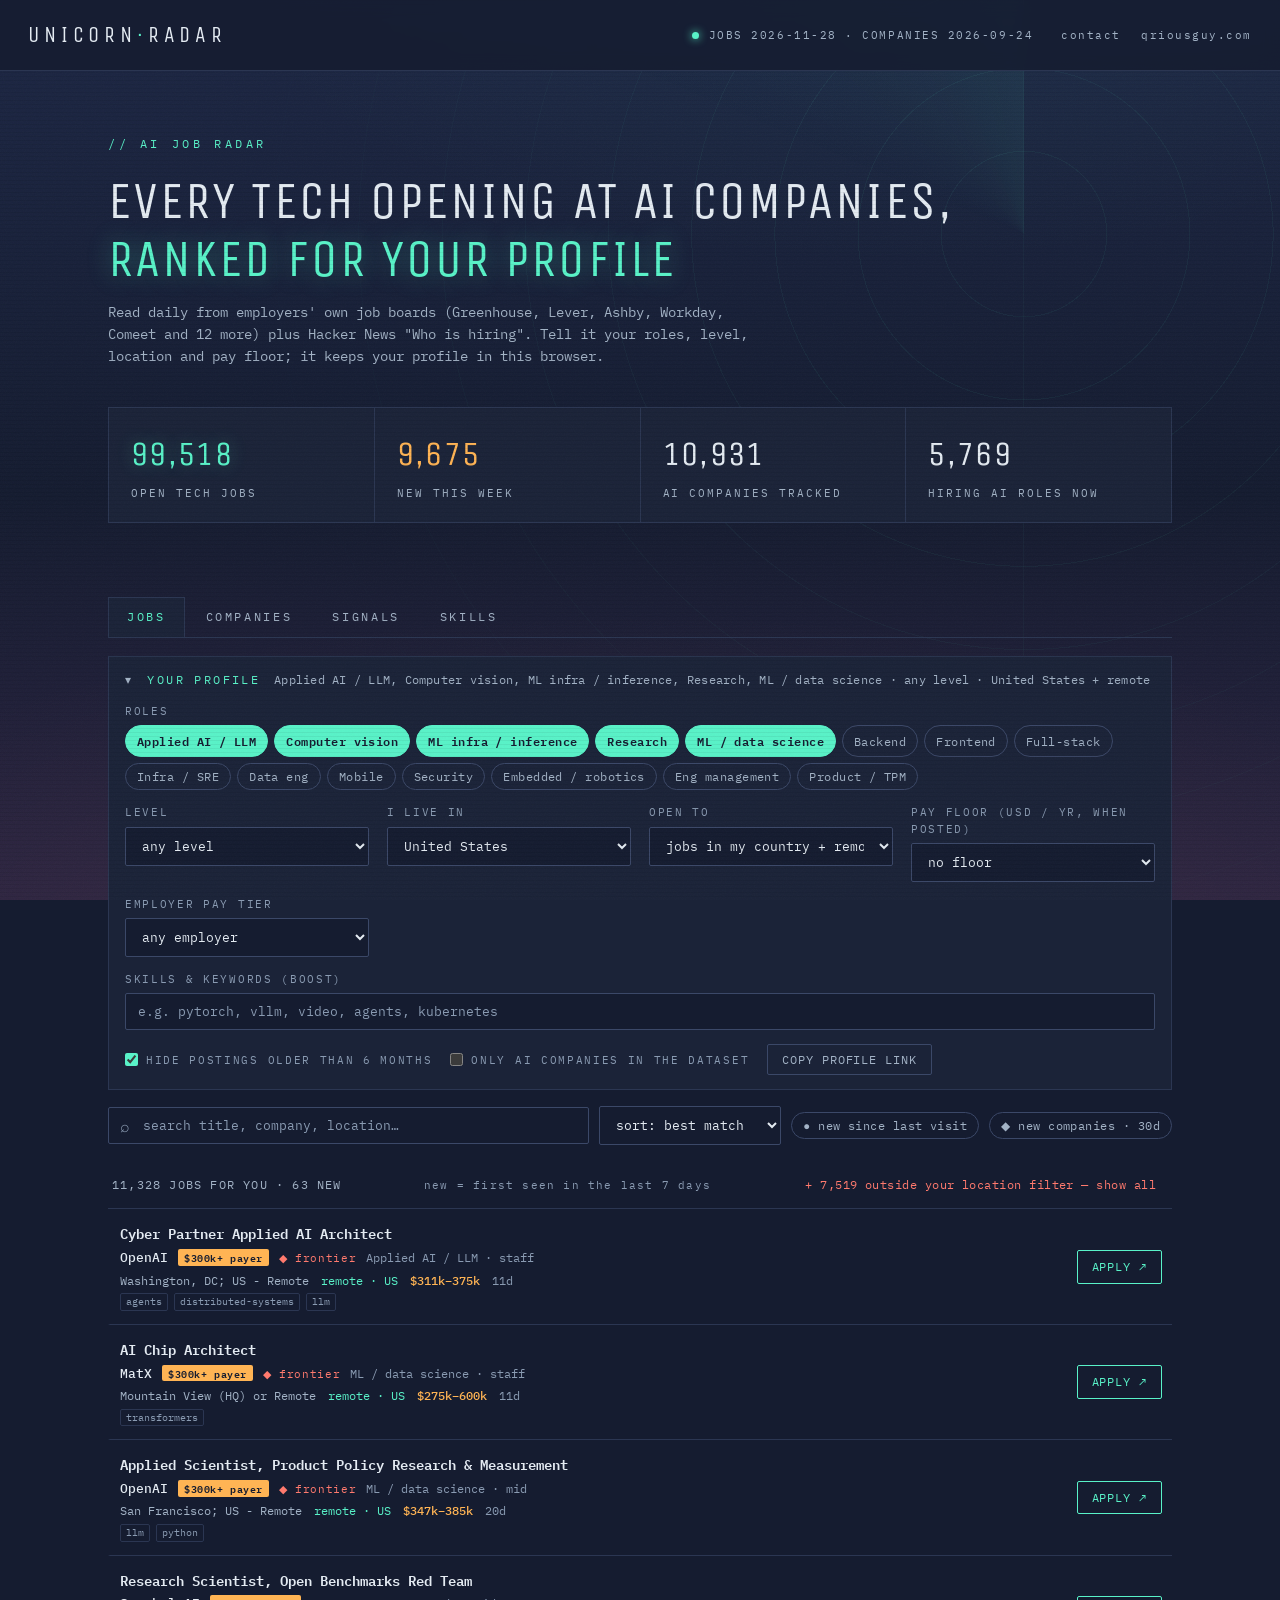
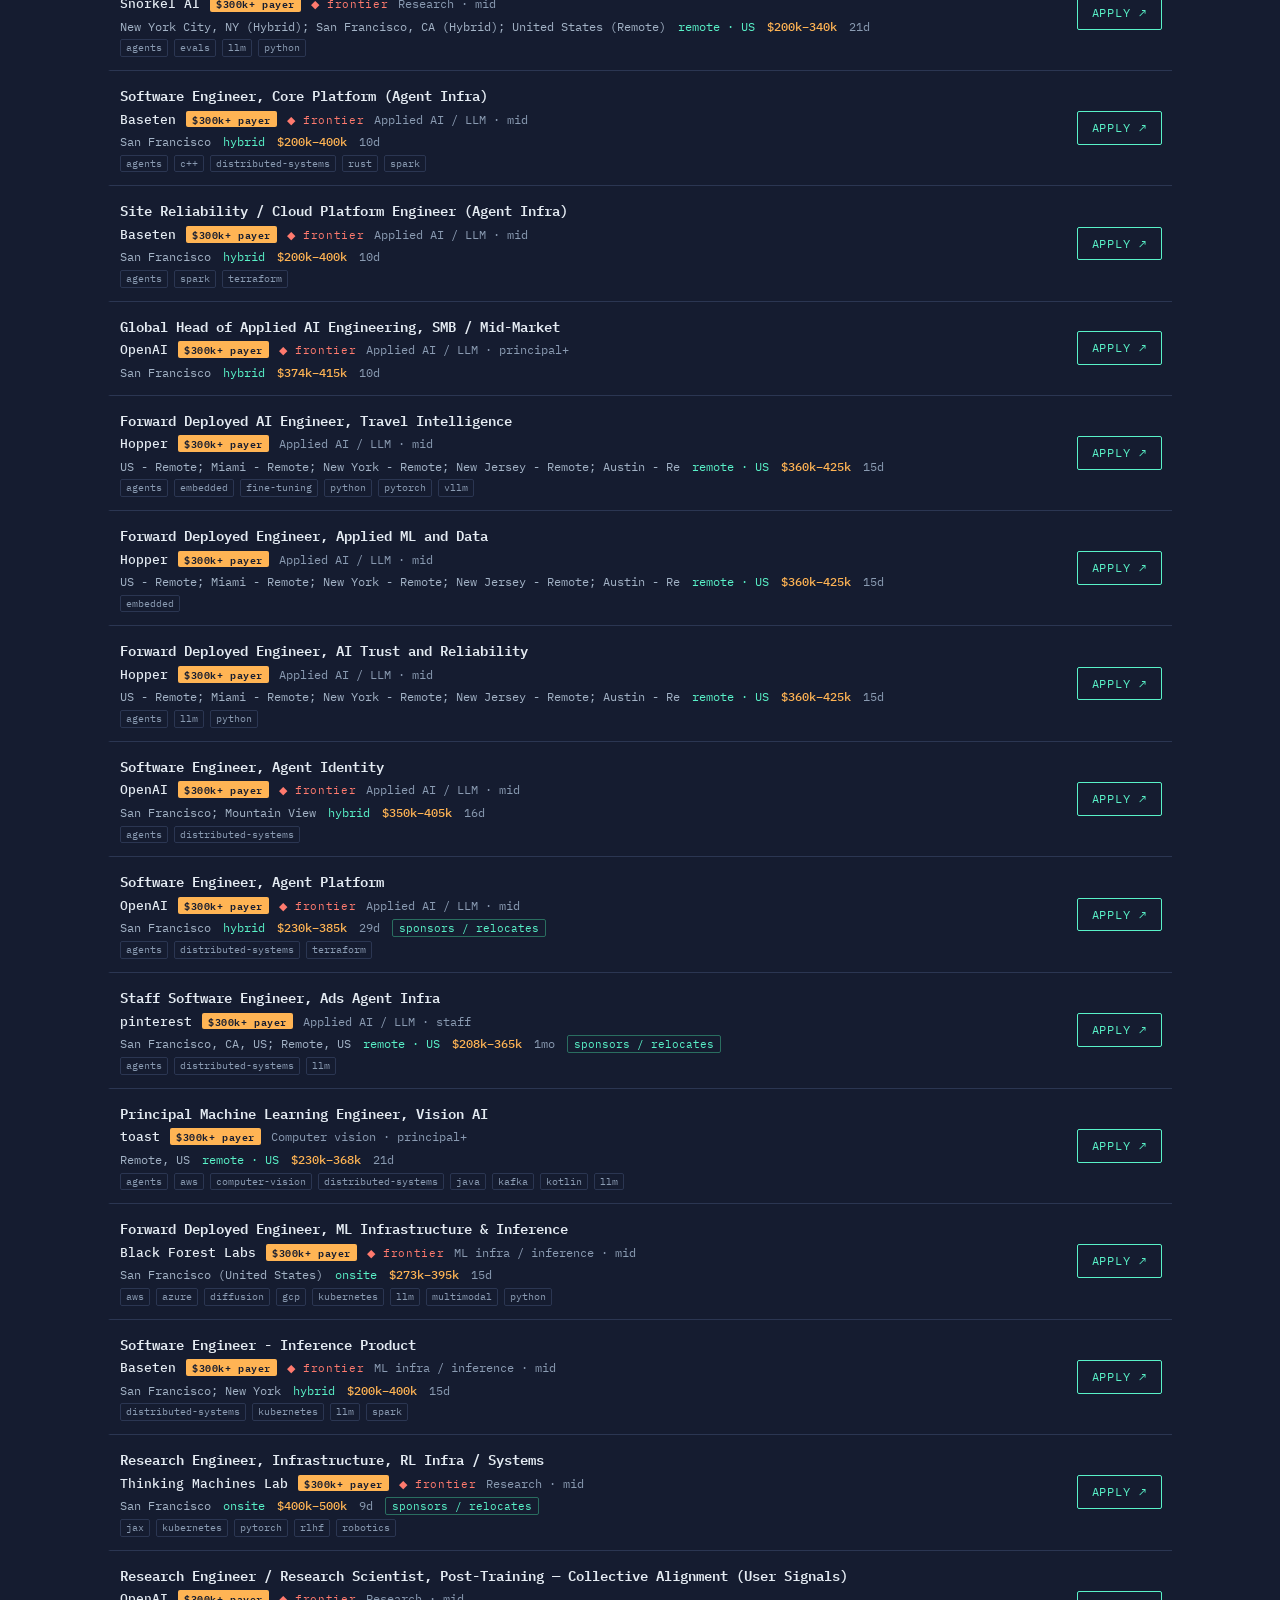
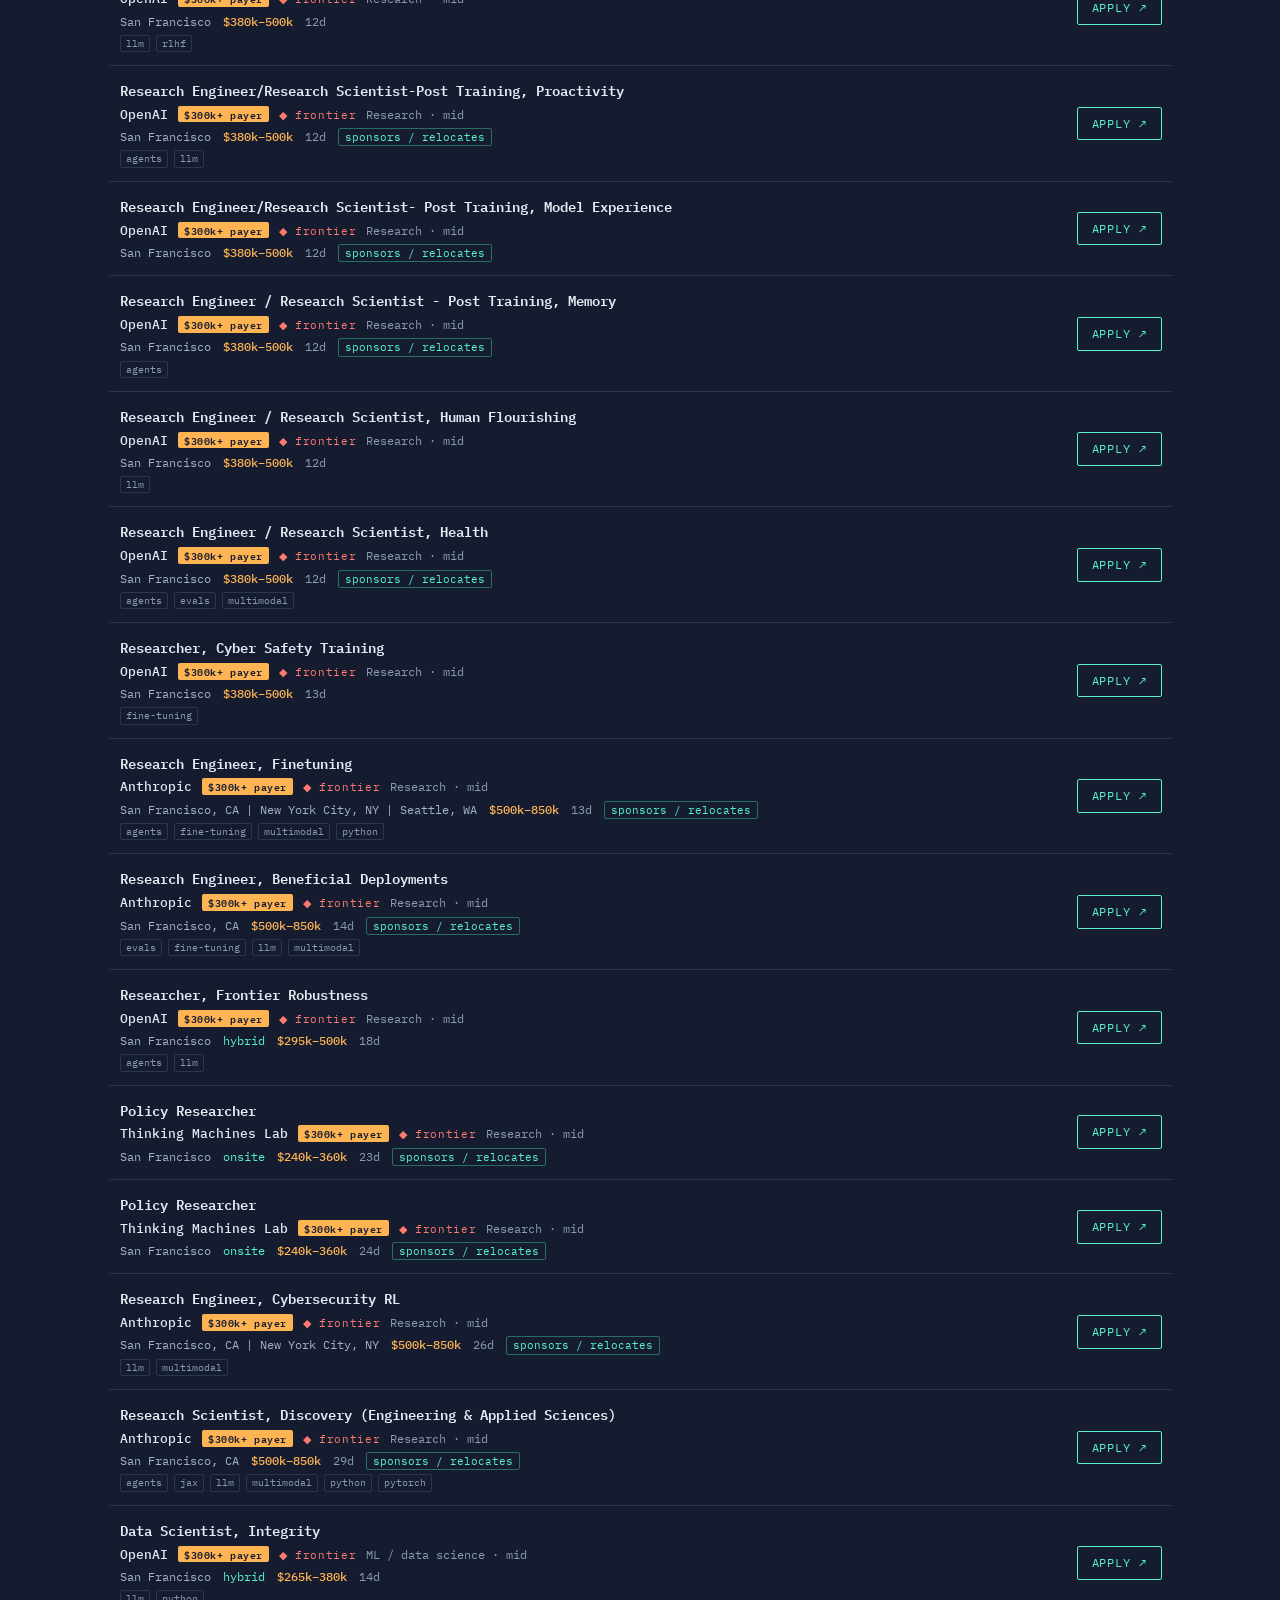
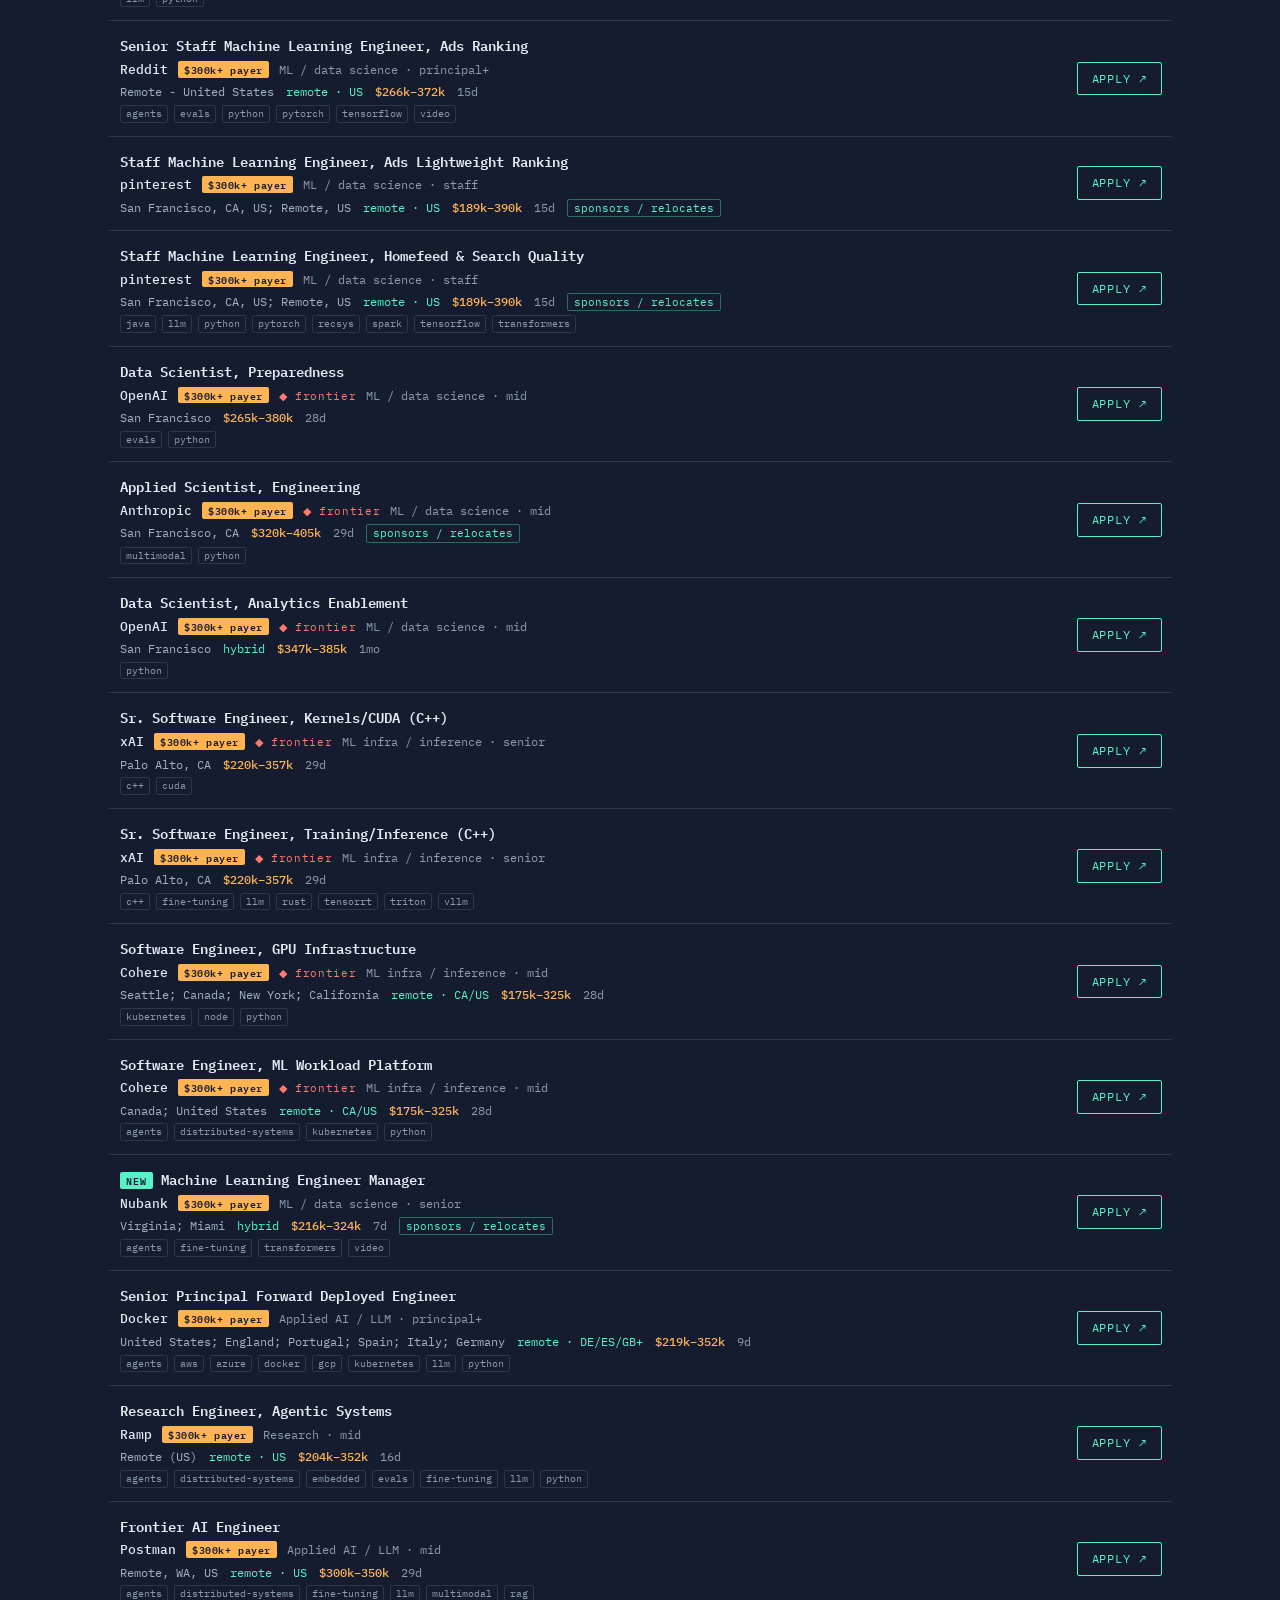
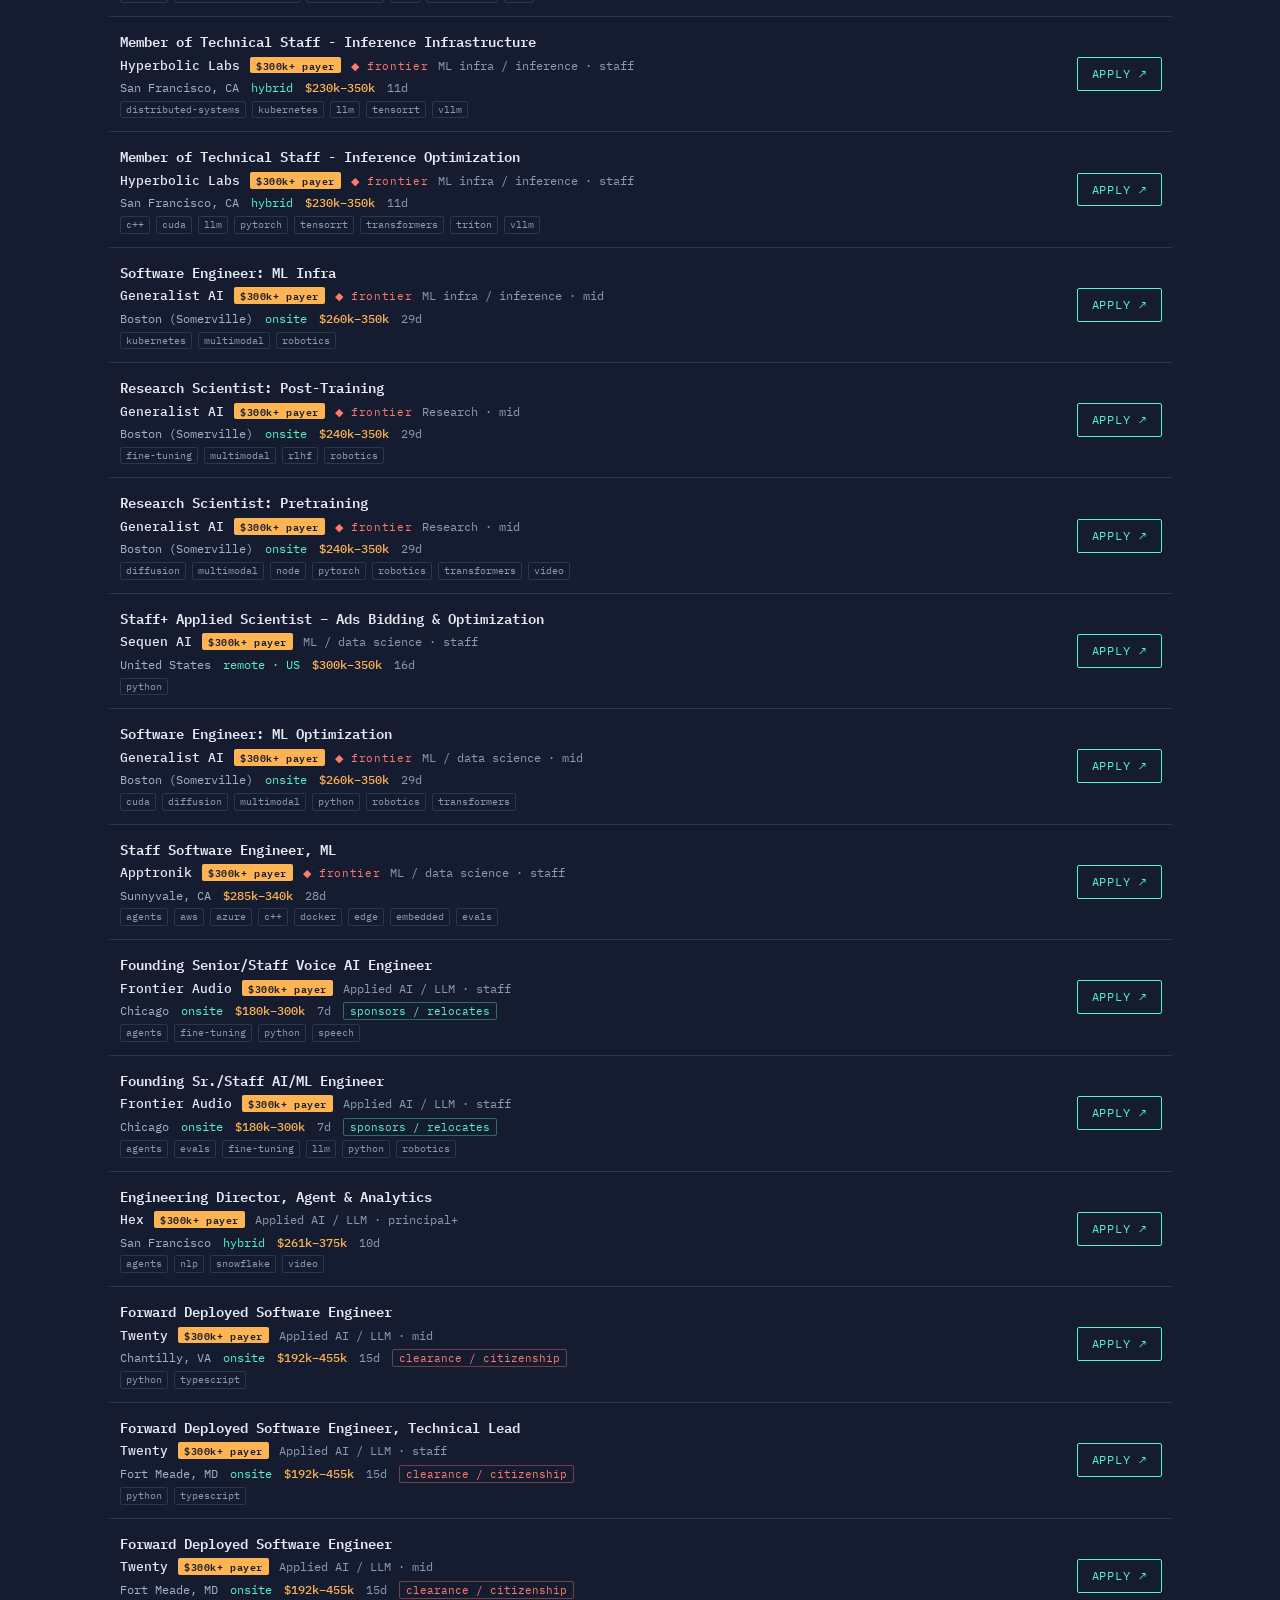
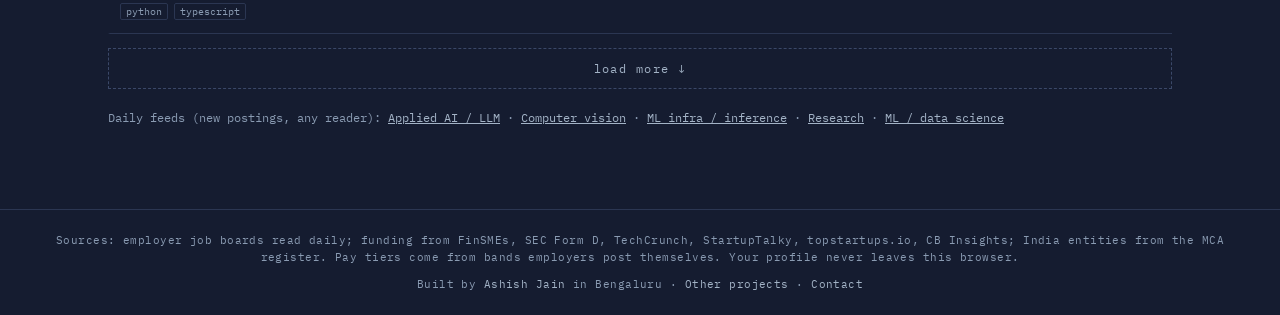
<file: index.html>
<!DOCTYPE html>
<html lang="en">
<head>
<meta charset="UTF-8">
<meta name="viewport" content="width=device-width, initial-scale=1.0">
<title>UNICORN·RADAR — live tech jobs at AI companies, ranked for you</title>
<link rel="preconnect" href="https://fonts.googleapis.com">
<link rel="preconnect" href="https://fonts.gstatic.com" crossorigin>
<link href="https://fonts.googleapis.com/css2?family=Unica+One&family=IBM+Plex+Mono:ital,wght@0,300;0,400;0,500;0,600;1,400&display=swap" rel="stylesheet">
<link rel="stylesheet" href="style.css?v=32821d4">
<link rel="alternate" type="application/atom+xml" title="New AI engineering jobs" href="feeds/ai-applied.xml">
<!-- Google Analytics (GA4) -->
<script async src="https://www.googletagmanager.com/gtag/js?id=G-VEELEGZECG"></script>
<script>
  window.dataLayer = window.dataLayer || [];
  function gtag(){dataLayer.push(arguments);}
  gtag('js', new Date());
  gtag('config', 'G-VEELEGZECG');
</script>
</head>
<body>
<div class="grain" aria-hidden="true"></div>
<div class="scanline" aria-hidden="true"></div>
<div class="radar" aria-hidden="true"><div class="radar-field"></div></div>

<header class="topbar">
  <div class="wordmark">UNICORN<span class="tick">·</span>RADAR</div>
  <div class="topbar-meta">
    <span class="pulse-dot" aria-hidden="true"></span>
    <span id="snapshot-stamp">SNAPSHOT —</span>
  </div>
  <nav class="topnav" aria-label="Site">
    <a href="contact/">contact</a><a href="https://qriousguy.com/">qriousguy.com</a>
  </nav>
</header>

<main>
  <section class="hero">
    <p class="hero-kicker">// AI JOB RADAR</p>
    <h1 class="hero-title">Every tech opening at AI companies,<br><em>ranked for your profile</em></h1>
    <p class="hero-sub">Read daily from employers' own job boards (Greenhouse, Lever, Ashby, Workday, Comeet and 12 more) plus
    Hacker News "Who is hiring". Tell it your roles, level, location and pay floor; it keeps your profile in this browser.</p>

    <div class="stats" id="stats">
      <div class="stat" style="--i:0"><div class="stat-num accent" data-stat="jobs">0</div><div class="stat-label">open tech jobs</div></div>
      <div class="stat" style="--i:1"><div class="stat-num amber" data-stat="jobs_new_7d">0</div><div class="stat-label">new this week</div></div>
      <div class="stat" style="--i:2"><div class="stat-num" data-stat="total">0</div><div class="stat-label">AI companies tracked</div></div>
      <div class="stat" style="--i:3"><div class="stat-num" data-stat="hiring_ai">0</div><div class="stat-label">hiring AI roles now</div></div>
    </div>
  </section>

  <nav class="tabs" role="tablist" aria-label="views">
    <a href="#jobs" class="tab" role="tab" data-view="jobs">JOBS</a>
    <a href="#companies" class="tab" role="tab" data-view="companies">COMPANIES</a>
    <a href="#signals" class="tab" role="tab" data-view="signals">SIGNALS</a>
    <a href="#skills" class="tab" role="tab" data-view="skills">SKILLS</a>
  </nav>

  <!-- ── JOBS ─────────────────────────────────────────────────────────── -->
  <section class="view" id="view-jobs" hidden>
    <details class="deck profile" id="profile" open>
      <summary><span>YOUR PROFILE</span><span class="profile-sum" id="profile-sum"></span></summary>
      <div class="pf-grid">
        <div class="pf-field pf-wide">
          <label>Roles</label>
          <div class="chip-group" id="pf-families"></div>
        </div>
        <div class="pf-field">
          <label for="pf-level">Level</label>
          <select id="pf-level">
            <option value="0">any level</option>
            <option value="2">mid and up</option>
            <option value="3">senior and up</option>
            <option value="4">staff and up</option>
            <option value="5">principal / director and up</option>
          </select>
        </div>
        <div class="pf-field">
          <label for="pf-home">I live in</label>
          <select id="pf-home"></select>
        </div>
        <div class="pf-field">
          <label for="pf-where">Open to</label>
          <select id="pf-where">
            <option value="home">jobs in my country + remote</option>
            <option value="relocate">relocating abroad (needs sponsorship)</option>
            <option value="remote">remote only</option>
            <option value="anywhere">anywhere, no filter</option>
          </select>
        </div>
        <div class="pf-field">
          <label for="pf-pay">Pay floor (USD / yr, when posted)</label>
          <select id="pf-pay">
            <option value="0">no floor</option>
            <option value="100000">$100k+</option>
            <option value="150000">$150k+</option>
            <option value="200000">$200k+</option>
            <option value="250000">$250k+</option>
            <option value="300000">$300k+</option>
          </select>
        </div>
        <div class="pf-field">
          <label for="pf-tier">Employer pay tier</label>
          <select id="pf-tier">
            <option value="">any employer</option>
            <option value="mid">pays $150k+ (posted bands)</option>
            <option value="high">pays $220k+</option>
            <option value="top">pays $300k+</option>
          </select>
        </div>
        <div class="pf-field pf-wide">
          <label for="pf-skills">Skills &amp; keywords (boost)</label>
          <input id="pf-skills" type="text" placeholder="e.g. pytorch, vllm, video, agents, kubernetes" autocomplete="off">
        </div>
        <div class="pf-field pf-wide pf-checks">
          <label class="check"><input type="checkbox" id="pf-noghost"> hide postings older than 6 months</label>
          <label class="check"><input type="checkbox" id="pf-aionly"> only AI companies in the dataset</label>
          <button class="btn ghost" id="pf-share" type="button">COPY PROFILE LINK</button>
        </div>
      </div>
    </details>

    <div class="deck-row jobs-bar">
      <div class="search-wrap">
        <span class="search-icon" aria-hidden="true">⌕</span>
        <input id="job-search" type="search" placeholder="search title, company, location…" autocomplete="off">
      </div>
      <select id="job-sort" aria-label="sort jobs">
        <option value="match">sort: best match</option>
        <option value="new">sort: newest</option>
        <option value="pay">sort: highest pay</option>
      </select>
      <button class="chip hot" id="new-only" type="button">● new since last visit</button>
      <button class="chip hot" id="new-co" type="button" title="employers on a startup job board whose every technical posting is under 30 days old and whose board the Wayback Machine first saw under 90 days ago (or never)">◆ new companies · 30d</button>
    </div>

    <div class="results">
      <div class="results-head">
        <span id="job-count">— jobs</span>
        <span class="results-hint" id="job-hint"></span>
        <button class="chip clear" id="job-loc" type="button" hidden></button>
      </div>
      <ol id="job-list" class="list jobs"></ol>
      <button id="job-more" class="more" hidden>load more ↓</button>
      <p class="feeds" id="feeds"></p>
    </div>
  </section>

  <!-- ── COMPANIES ─────────────────────────────────────────────────────── -->
  <section class="view" id="view-companies" hidden>
    <div class="deck">
      <div class="deck-row">
        <div class="search-wrap">
          <span class="search-icon" aria-hidden="true">⌕</span>
          <input id="search" type="search" placeholder="search company, category, role…" autocomplete="off">
        </div>
        <select id="sort" aria-label="sort">
          <option value="relevance">sort: relevance for AI folks</option>
          <option value="ai_roles">sort: AI roles open</option>
          <option value="pay_top">sort: posted pay (top of band)</option>
          <option value="tech_delta_7d">sort: hiring momentum (7 days)</option>
          <option value="funding">sort: funding</option>
          <option value="recency">sort: freshest funding</option>
          <option value="open_roles">sort: total open roles</option>
          <option value="name">sort: name A–Z</option>
        </select>
      </div>
      <div class="deck-row chips" id="chips">
        <div class="chip-group" data-group="toggle">
          <button class="chip hot" data-key="hiring">⚡ hiring AI roles</button>
          <button class="chip amberchip" data-key="india">🇮🇳 India office</button>
          <button class="chip" data-key="fresh">💰 funded 2025–26</button>
          <button class="chip" data-key="paytop">💵 pays $220k+</button>
        </div>
        <span class="chip-sep"></span>
        <div class="chip-group" data-group="bracket">
          <button class="chip" data-key="$200M+">$200M+</button>
          <button class="chip" data-key="$50-200M">$50–200M</button>
          <button class="chip" data-key="$10-50M">$10–50M</button>
          <button class="chip" data-key="<$10M">&lt;$10M</button>
          <button class="chip" data-key="unknown">undisclosed</button>
        </div>
        <span class="chip-sep"></span>
        <div class="chip-group" data-group="tag">
          <button class="chip coral" data-key="frontier">frontier</button>
          <button class="chip" data-key="ai-native">ai-native</button>
          <button class="chip" data-key="ai-adopter">ai-adopter</button>
        </div>
        <span class="chip-sep"></span>
        <div class="chip-group" data-group="source">
          <button class="chip" data-key="forbes">Forbes 50</button>
          <button class="chip" data-key="cbinsights">CBI 100</button>
          <button class="chip" data-key="yc">YC</button>
          <button class="chip" data-key="board">hiring board</button>
        </div>
        <button class="chip clear" id="clear-filters" hidden>✕ clear</button>
      </div>
    </div>

    <div class="results">
      <div class="results-head">
        <span id="result-count">— targets</span>
        <span class="results-hint">click a row for details &amp; job links</span>
      </div>
      <ol id="list" class="list"></ol>
      <button id="more" class="more" hidden>load more ↓</button>
    </div>
  </section>

  <!-- ── SIGNALS ───────────────────────────────────────────────────────── -->
  <section class="view" id="view-signals" hidden>
    <p class="view-intro">Things only a daily history can show: a new employer (a startup job board under 30 days
    old that the Wayback Machine hadn't seen before), a company's first job in a new country (usually a new
    office, with founding roles), its first Staff/Principal opening, a jump in technical openings, and new Indian
    subsidiaries registered before any Indian job appears.</p>
    <div class="deck-row chips" id="sig-chips">
      <div class="chip-group">
        <button class="chip on" data-type="">all</button>
        <button class="chip" data-type="new-board">new company</button>
        <button class="chip" data-type="new-country">new country</button>
        <button class="chip" data-type="first-staff">first Staff+ role</button>
        <button class="chip" data-type="build-out">team build-out</button>
        <button class="chip" data-type="new-india-entity">new India entity</button>
      </div>
    </div>
    <ol id="sig-list" class="list signals"></ol>
  </section>

  <!-- ── SKILLS ────────────────────────────────────────────────────────── -->
  <section class="view" id="view-skills" hidden>
    <p class="view-intro">Share of open technical postings (with a readable description) that mention each skill.
    The last column is employers whose posted pay bands reach $220k+: what well-paying teams ask for.</p>
    <div class="skills-wrap"><table class="skills" id="skills-table"></table></div>
  </section>
</main>

<footer>
  <p><span id="foot-sources">Sources: employer job boards read daily; funding from FinSMEs, SEC Form D, TechCrunch,
  StartupTalky, topstartups.io, CB Insights; India entities from the MCA register.</span>
  Pay tiers come from bands employers post themselves. Your profile never leaves this browser.</p>
  <p class="byline">Built by <a href="https://qriousguy.com/">Ashish Jain</a> in Bengaluru · <a href="https://qriousguy.com/projects/">Other projects</a> · <a href="contact/">Contact</a></p>
</footer>

<script src="app.js?v=32821d4"></script>
</body>
</html>
</file>
<file: style.css>
/* UNICORN·RADAR — mission-control radar aesthetic */
:root {
  /* blue hour: the sky just after sunset, not night */
  --bg: #151c30;
  --sky-top: #1d2745;
  --horizon: #2a2340;
  --afterglow: rgba(255, 150, 110, .07);
  --panel: #1b2338;
  --panel-2: #222c45;
  --line: #2b3652;
  --line-bright: #3b4868;
  --text: #e4ebf2;
  --dim: #a3b3c6;
  --faint: #8a9bb2;
  --acc: #59f2c8;
  --acc-dim: #2a6e60;
  --amber: #ffb454;
  --coral: #ff7a6e;
  --mono: "IBM Plex Mono", ui-monospace, monospace;
  --display: "Unica One", var(--mono);
}

* { box-sizing: border-box; margin: 0; padding: 0; }

html { color-scheme: dark; }

body {
  background: var(--bg);
  color: var(--text);
  font-family: var(--mono);
  font-size: 14px;
  line-height: 1.55;
  min-height: 100vh;
  background-image:
    radial-gradient(1400px 520px at 50% 108%, var(--afterglow), transparent 70%),
    radial-gradient(1200px 600px at 70% -10%, rgba(89, 242, 200, .05), transparent 60%),
    linear-gradient(180deg, var(--sky-top) 0%, var(--bg) 55%, var(--horizon) 100%);
  background-attachment: fixed;
}

/* radar: sits behind everything (z -1 under in-flow content), rings static, one sweep turning */
.radar { position: fixed; inset: 0; z-index: -1; pointer-events: none; overflow: hidden; }
.radar-field {
  position: absolute; width: 130vmax; height: 130vmax;
  left: calc(80% - 65vmax); top: calc(26% - 65vmax);
  -webkit-mask-image: radial-gradient(closest-side, #000 35%, transparent 100%);
  mask-image: radial-gradient(closest-side, #000 35%, transparent 100%);
}
.radar-field::before {
  content: ""; position: absolute; inset: 0;
  background:
    repeating-radial-gradient(circle, transparent 0 calc(6.5vmax - 1px), rgba(89, 242, 200, .05) calc(6.5vmax - 1px) 6.5vmax),
    linear-gradient(90deg, transparent calc(50% - .5px), rgba(89, 242, 200, .04) calc(50% - .5px) calc(50% + .5px), transparent 0),
    linear-gradient(0deg, transparent calc(50% - .5px), rgba(89, 242, 200, .04) calc(50% - .5px) calc(50% + .5px), transparent 0);
}
.radar-field::after {
  content: ""; position: absolute; inset: 0; border-radius: 50%;
  background: conic-gradient(from 0deg, transparent 0 290deg, rgba(89, 242, 200, .015) 315deg, rgba(89, 242, 200, .06) 360deg);
  animation: sweep 240s linear infinite;
}
@keyframes sweep { to { transform: rotate(1turn); } }

/* atmosphere */
.grain {
  position: fixed; inset: 0; pointer-events: none; z-index: 3; opacity: .5;
  background-image: url("data:image/svg+xml,%3Csvg xmlns='http://www.w3.org/2000/svg' width='120' height='120'%3E%3Cfilter id='n'%3E%3CfeTurbulence type='fractalNoise' baseFrequency='0.9' numOctaves='2'/%3E%3C/filter%3E%3Crect width='120' height='120' filter='url(%23n)' opacity='0.05'/%3E%3C/svg%3E");
}
.scanline {
  position: fixed; inset: 0; pointer-events: none; z-index: 2;
  background: repeating-linear-gradient(0deg, transparent 0 3px, rgba(0,0,0,.05) 3px 4px);
}

@media (prefers-reduced-motion: reduce) {
  *, *::before, *::after { animation: none !important; transition: none !important; }
}

/* top bar */
.topbar {
  display: flex; justify-content: space-between; align-items: center;
  padding: 18px 28px;
  border-bottom: 1px solid var(--line);
  position: sticky; top: 0; z-index: 5;
  background: color-mix(in srgb, var(--bg) 86%, transparent);
  backdrop-filter: blur(8px);
}
.wordmark {
  font-family: var(--display);
  font-size: 22px; letter-spacing: .22em; color: var(--text);
}
.wordmark .tick { color: var(--acc); }
.topbar-meta { display: flex; align-items: center; gap: 10px; color: var(--dim); font-size: 11px; letter-spacing: .14em; }
.topbar-meta { margin-left: auto; }
.topnav { display: flex; gap: 20px; margin-left: 28px; font-size: 11px; letter-spacing: .14em; }
.topnav a, footer a { color: var(--dim); text-decoration: none; transition: color .2s cubic-bezier(.2, 0, 0, 1); }
.topnav a:hover, footer a:hover { color: var(--acc); }
footer .byline { margin-top: 10px; }
.pulse-dot {
  width: 7px; height: 7px; border-radius: 50%; background: var(--acc);
  box-shadow: 0 0 8px var(--acc);
  animation: pulse 2.2s ease-in-out infinite;
}
@keyframes pulse { 50% { opacity: .25; } }  /* opacity only: composited, no per-frame repaint */

main { max-width: 1120px; margin: 0 auto; padding: 0 28px 80px; }

/* hero */
.hero { padding: 64px 0 40px; }
.hero-kicker {
  color: var(--acc); font-size: 12px; letter-spacing: .3em;
  animation: rise .6s ease both;
}
.hero-title {
  font-family: var(--display);
  font-weight: 400;
  font-size: clamp(30px, 4.6vw, 52px);
  line-height: 1.12;
  letter-spacing: .04em;
  margin: 18px 0 14px;
  text-transform: uppercase;
  animation: rise .6s .08s ease both;
}
.hero-title em {
  font-style: normal; color: var(--acc);
  text-shadow: 0 0 24px rgba(89, 242, 200, .35);
}
.hero-sub { color: var(--dim); max-width: 640px; animation: rise .6s .16s ease both; }

@keyframes rise { from { opacity: 0; transform: translateY(14px); } }

/* stats */
.stats {
  display: grid; grid-template-columns: repeat(4, 1fr); gap: 1px;
  background: var(--line); border: 1px solid var(--line);
  margin-top: 40px;
}
.stat {
  background: var(--panel); padding: 20px 22px;
  animation: rise .5s calc(.25s + var(--i) * .09s) ease both;
}
.stat-num {
  font-family: var(--display); font-size: 34px; letter-spacing: .04em;
  color: var(--text); font-variant-numeric: tabular-nums;
}
.stat-num.accent { color: var(--acc); text-shadow: 0 0 18px rgba(89,242,200,.3); }
.stat-num.amber { color: var(--amber); }
.stat-label { color: var(--dim); font-size: 11px; letter-spacing: .18em; text-transform: uppercase; margin-top: 4px; }

/* control deck */
.deck {
  border: 1px solid var(--line); background: var(--panel);
  padding: 14px 16px; margin-top: 34px;
  display: flex; flex-direction: column; gap: 12px;
}
.deck-row { display: flex; gap: 10px; align-items: center; flex-wrap: wrap; }
.search-wrap { position: relative; flex: 1; min-width: 220px; }
.search-icon { position: absolute; left: 12px; top: 50%; transform: translateY(-50%); color: var(--faint); font-size: 16px; }
input[type="search"], select {
  width: 100%; background: var(--bg); border: 1px solid var(--line-bright);
  color: var(--text); font-family: var(--mono); font-size: 13px;
  padding: 9px 12px 9px 34px; outline: none; border-radius: 2px;
  transition: border-color .18s, box-shadow .18s;
}
select { width: auto; padding-left: 12px; cursor: pointer; }
input[type="search"]:focus, select:focus {
  border-color: var(--acc); box-shadow: 0 0 0 1px var(--acc-dim), 0 0 18px rgba(89,242,200,.12);
}
input::placeholder { color: var(--faint); }

.chips { row-gap: 8px; }
.chip-group { display: flex; gap: 6px; flex-wrap: wrap; }
.chip-sep { width: 1px; height: 18px; background: var(--line-bright); }
.chip {
  background: transparent; border: 1px solid var(--line-bright); color: var(--dim);
  font-family: var(--mono); font-size: 11.5px; letter-spacing: .04em;
  padding: 5px 11px; cursor: pointer; border-radius: 999px;
  transition: all .16s;
}
.chip:hover { color: var(--text); border-color: var(--dim); }
.chip.on { color: var(--bg); background: var(--acc); border-color: var(--acc); font-weight: 600; }
.chip.amberchip.on { background: var(--amber); border-color: var(--amber); }
.chip.coral.on { background: var(--coral); border-color: var(--coral); }
.chip.clear { border-color: transparent; color: var(--coral); }

/* results */
.results { margin-top: 26px; }
.results-head {
  display: flex; justify-content: space-between; align-items: baseline;
  padding: 0 4px 10px; color: var(--dim); font-size: 12px; letter-spacing: .1em;
}
#result-count { color: var(--acc); }
.results-hint { color: var(--faint); font-size: 11px; }

.list { list-style: none; border-top: 1px solid var(--line); }
.row {
  border-bottom: 1px solid var(--line);
  animation: rise .35s ease both;
}
.row-main {
  display: grid;
  grid-template-columns: 34px minmax(150px, 1.4fr) 92px 84px minmax(120px, 1fr) 70px;
  gap: 12px; align-items: center;
  padding: 11px 10px;
  cursor: pointer;
  transition: background .15s, box-shadow .15s;
  border-left: 2px solid transparent;
}
.row-main:hover {
  background: var(--panel);
  border-left-color: var(--acc);
  box-shadow: inset 0 0 30px rgba(89,242,200,.03);
}
.row.open .row-main { background: var(--panel-2); border-left-color: var(--acc); }

.rank { color: var(--faint); font-size: 11px; text-align: right; }
.cname { display: flex; align-items: center; gap: 8px; min-width: 0; }
.cname b { font-weight: 600; color: var(--text); white-space: nowrap; overflow: hidden; text-overflow: ellipsis; }
.badge-in {
  font-size: 9.5px; letter-spacing: .08em; color: var(--bg); background: var(--amber);
  padding: 1px 6px; border-radius: 2px; font-weight: 600; flex: none;
}
.tag { font-size: 10.5px; letter-spacing: .06em; }
.tag.frontier { color: var(--coral); }
.tag.ai-native { color: var(--dim); }
.bracket { font-size: 11px; color: var(--text); }
.bracket.b-unknown { color: var(--faint); }

.signal { display: flex; align-items: center; gap: 8px; }
.signal-bar { flex: 1; height: 4px; background: var(--line); border-radius: 2px; overflow: hidden; }
.signal-fill {
  display: block;
  height: 100%; background: linear-gradient(90deg, var(--acc-dim), var(--acc));
  box-shadow: 0 0 8px rgba(89,242,200,.5); border-radius: 2px;
}
.signal-n { font-size: 11px; color: var(--acc); min-width: 56px; text-align: right; }
.signal-n.zero { color: var(--faint); }
.src { color: var(--faint); font-size: 10px; letter-spacing: .05em; text-align: right; white-space: nowrap; overflow: hidden; text-overflow: ellipsis; }

/* row detail */
.row-detail {
  display: none;
  padding: 4px 12px 18px 56px;
  color: var(--dim); font-size: 12.5px;
}
.row.open .row-detail { display: block; animation: rise .25s ease both; }
.row-detail .desc { color: var(--text); max-width: 720px; }
.row-detail .meta-line { margin-top: 6px; color: var(--dim); }
.row-detail .roles { margin-top: 8px; color: var(--acc); max-width: 720px; }
.row-detail .actions { margin-top: 12px; display: flex; gap: 10px; flex-wrap: wrap; }
.btn {
  display: inline-block; text-decoration: none;
  font-family: var(--mono); font-size: 11.5px; letter-spacing: .08em;
  padding: 7px 14px; border-radius: 2px;
  border: 1px solid var(--acc); color: var(--acc);
  transition: all .15s;
}
button.btn { background: transparent; cursor: pointer; }
.btn:hover { background: var(--acc); color: var(--bg); box-shadow: 0 0 18px rgba(89,242,200,.35); }
.btn.ghost { border-color: var(--line-bright); color: var(--dim); }
.btn.ghost:hover { background: var(--panel-2); color: var(--text); box-shadow: none; }

.more {
  display: block; width: 100%; margin-top: 14px;
  background: transparent; border: 1px dashed var(--line-bright); color: var(--dim);
  font-family: var(--mono); font-size: 12px; letter-spacing: .12em;
  padding: 12px; cursor: pointer; transition: all .15s;
}
.more:hover { color: var(--acc); border-color: var(--acc-dim); }

.empty { padding: 48px 0; text-align: center; color: var(--faint); letter-spacing: .1em; }

footer {
  border-top: 1px solid var(--line);
  padding: 22px 28px; color: var(--faint); font-size: 11px; letter-spacing: .04em;
  text-align: center;
}

/* tabs */
.tabs { display: flex; gap: 2px; margin-top: 34px; border-bottom: 1px solid var(--line); overflow-x: auto; }
.tab {
  color: var(--dim); text-decoration: none; font-size: 12px; letter-spacing: .22em;
  padding: 10px 18px; border: 1px solid transparent; border-bottom: none; white-space: nowrap;
  transition: color .15s, background .15s;
}
.tab:hover { color: var(--text); }
.tab.on { color: var(--acc); background: var(--panel); border-color: var(--line); margin-bottom: -1px; }
.view { padding-top: 18px; }
.view-intro { color: var(--dim); max-width: 720px; margin: 6px 0 16px; font-size: 12.5px; }

/* profile */
.profile { margin-top: 0; }
.profile summary {
  cursor: pointer; list-style: none; display: flex; gap: 14px; align-items: baseline; flex-wrap: wrap;
  color: var(--acc); font-size: 12px; letter-spacing: .2em;
}
.profile summary::-webkit-details-marker { display: none; }
.profile summary::before { content: "▸"; color: var(--dim); }
.profile[open] summary::before { content: "▾"; }
.profile-sum { color: var(--dim); letter-spacing: .02em; font-size: 12px; }
.pf-grid { display: grid; grid-template-columns: repeat(auto-fill, minmax(220px, 1fr)); gap: 14px 18px; margin-top: 14px; }
.pf-field { display: flex; flex-direction: column; gap: 6px; min-width: 0; }
.pf-field > label { color: var(--faint); font-size: 10.5px; letter-spacing: .16em; text-transform: uppercase; }
.pf-wide { grid-column: 1 / -1; }
.pf-field select { width: 100%; }
.pf-field input[type="text"] {
  background: var(--bg); border: 1px solid var(--line-bright); color: var(--text); font-family: var(--mono);
  font-size: 13px; padding: 9px 12px; outline: none; border-radius: 2px; width: 100%;
}
.pf-field input[type="text"]:focus { border-color: var(--acc); }
.pf-checks { flex-direction: row; flex-wrap: wrap; align-items: center; gap: 18px; }
.check { display: flex; gap: 8px; align-items: center; color: var(--dim); font-size: 12px; cursor: pointer; }
.check input { accent-color: var(--acc); }
.jobs-bar { margin-top: 16px; }
.jobs-bar select { width: auto; }

/* job rows */
.job {
  display: grid; grid-template-columns: 1fr auto; gap: 16px; align-items: center;
  padding: 13px 10px; border-bottom: 1px solid var(--line); border-left: 2px solid transparent;
  animation: rise .35s ease both;
}
.job:hover { background: var(--panel); border-left-color: var(--acc); }
.job-main { min-width: 0; display: flex; flex-direction: column; gap: 4px; }
.job-title { font-size: 14px; display: flex; gap: 8px; align-items: baseline; min-width: 0; }
.job-title a { color: var(--text); text-decoration: none; font-weight: 600; overflow-wrap: anywhere; }
.job-title a:hover { color: var(--acc); }
.new { font-size: 9.5px; letter-spacing: .1em; background: var(--acc); color: var(--bg); padding: 1px 6px; border-radius: 2px; font-weight: 600; flex: none; }
.job-co { display: flex; gap: 10px; align-items: baseline; flex-wrap: wrap; font-size: 12.5px; }
.job-co b { color: var(--text); font-weight: 500; }
.dim { color: var(--faint); font-size: 11.5px; }
.job-meta { display: flex; gap: 6px 12px; flex-wrap: wrap; color: var(--dim); font-size: 11.5px; }
.job-meta .wp { color: var(--acc); }
.job-meta .pay { color: var(--amber); font-weight: 500; }
.job-meta .age { color: var(--faint); }
.job-meta .why { color: var(--faint); font-style: italic; }
.flag { font-size: 10.5px; padding: 0 6px; border-radius: 2px; border: 1px solid var(--line-bright); }
.flag.good { color: var(--acc); border-color: var(--acc-dim); }
.flag.bad { color: var(--coral); border-color: color-mix(in srgb, var(--coral) 40%, transparent); }
.flag.warn { color: var(--amber); border-color: color-mix(in srgb, var(--amber) 35%, transparent); }
.job-sk { display: flex; gap: 6px; flex-wrap: wrap; }
.job-sk span { font-size: 10px; color: var(--faint); border: 1px solid var(--line); padding: 0 5px; border-radius: 2px; }
.tier { font-size: 9.5px; letter-spacing: .06em; padding: 1px 6px; border-radius: 2px; font-weight: 600; flex: none; }
.tier.t-top { background: var(--amber); color: var(--bg); }
.tier.t-high { border: 1px solid var(--amber); color: var(--amber); }
.tier.t-mid { border: 1px solid var(--line-bright); color: var(--dim); }
.btn.apply { white-space: nowrap; }
.delta { margin-left: 6px; font-size: 10px; }
.delta.up { color: var(--acc); } .delta.down { color: var(--coral); }
.feeds { margin-top: 18px; color: var(--faint); font-size: 11.5px; line-height: 1.9; }
.feeds a { color: var(--dim); }

/* signals */
.sig {
  display: grid; grid-template-columns: 92px 150px minmax(120px, 1fr) 2fr auto; gap: 12px; align-items: center;
  padding: 10px; border-bottom: 1px solid var(--line); font-size: 12.5px;
}
.sig-date { color: var(--faint); font-variant-numeric: tabular-nums; }
.sig-type { font-size: 10.5px; letter-spacing: .06em; color: var(--acc); }
.sig-type.t-new-india-entity { color: var(--amber); }
.sig-type.t-build-out { color: var(--coral); }
.sig-type.t-new-board { color: var(--acc); }
.sig-co b { color: var(--text); font-weight: 500; }
.sig-detail { color: var(--dim); overflow-wrap: anywhere; }

/* skills */
.skills-wrap { overflow-x: auto; border: 1px solid var(--line); }
table.skills { border-collapse: collapse; width: 100%; font-size: 12.5px; }
.skills th { text-align: left; color: var(--faint); font-weight: 500; font-size: 10.5px; letter-spacing: .12em; text-transform: uppercase; padding: 10px; background: var(--panel); }
.skills td { padding: 7px 10px; border-top: 1px solid var(--line); }
.skills td.n { font-variant-numeric: tabular-nums; color: var(--dim); white-space: nowrap; }
.sbar { display: inline-block; width: 90px; height: 4px; background: var(--line); margin-right: 8px; vertical-align: middle; border-radius: 2px; overflow: hidden; }
.sbar i { display: block; height: 100%; background: var(--acc); }
.skills tr.mine td:first-child { color: var(--acc); }
.skills tr.mine td:first-child::after { content: " ◂ you"; color: var(--faint); font-size: 10px; }

@media (max-width: 760px) {
  .stats { grid-template-columns: repeat(2, 1fr); }
  .row-main { grid-template-columns: 24px 1fr 90px; }
  .tag, .src { display: none; }
  .signal { grid-column: 2 / -1; }
  .row-detail { padding-left: 14px; }
  .hero { padding-top: 40px; }
  .job { grid-template-columns: 1fr; }
  .btn.apply { justify-self: start; }
  .sig { grid-template-columns: 1fr auto; }
  .sig-detail { grid-column: 1 / -1; }
  main { padding: 0 16px 60px; }
  .topbar { flex-wrap: wrap; gap: 6px; padding: 14px 16px; }
  .topbar-meta { font-size: 10px; letter-spacing: .08em; min-width: 0; }
  .topnav { order: 1; margin-left: auto; gap: 16px; font-size: 10px; }
  .topbar-meta { order: 2; flex-basis: 100%; margin-left: 0; }
  .search-wrap { min-width: 0; flex-basis: 100%; }
  .tab { padding: 10px 11px; letter-spacing: .12em; }
}
</file>
